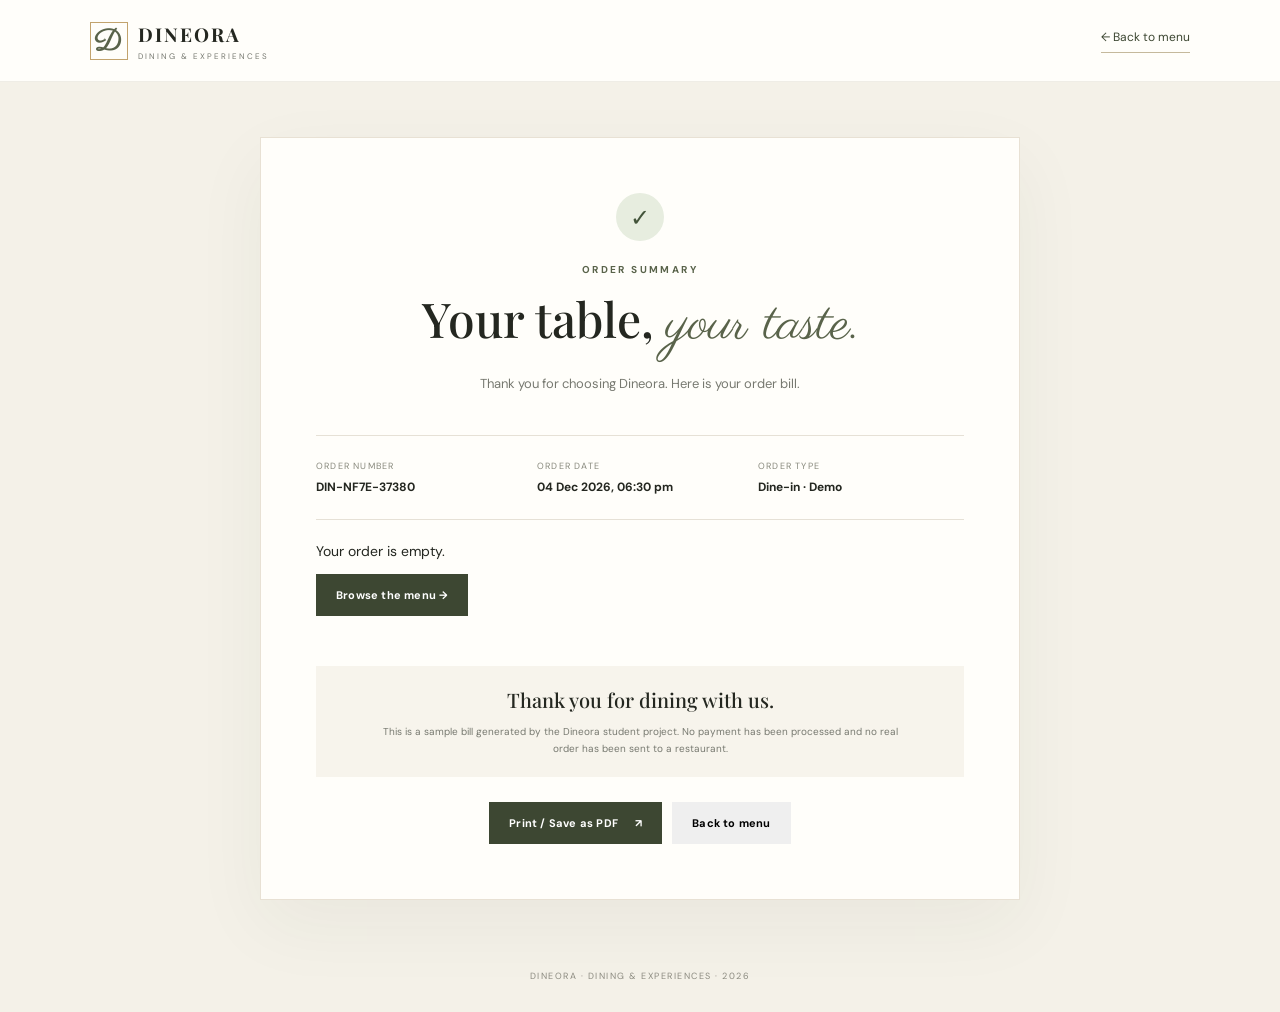
<file: bill.html>
<!DOCTYPE html>
<html lang="en">
<head>
  <meta charset="UTF-8">
  <meta name="viewport" content="width=device-width, initial-scale=1.0">
  <title>Your Order Bill | Dineora</title>
  <link rel="preconnect" href="https://fonts.googleapis.com">
  <link rel="preconnect" href="https://fonts.gstatic.com" crossorigin>
  <link href="https://fonts.googleapis.com/css2?family=DM+Sans:wght@400;500;600;700&family=Playfair+Display:ital,wght@0,500;0,600;0,700;1,500&family=Parisienne&display=swap" rel="stylesheet">
  <link rel="stylesheet" href="style.css">
  <link rel="stylesheet" href="bill.css">
</head>
<body class="bill-page">
  <header class="header bill-header">
    <a class="brand" href="index.html"><span class="brand-icon">D</span><span>DINEORA<small>DINING & EXPERIENCES</small></span></a>
    <a class="under-link dark-link" href="index.html#menu">← Back to menu</a>
  </header>
  <main class="bill-main">
    <section class="bill-card">
      <div class="bill-top"><div class="bill-check">✓</div><span class="eyebrow">ORDER SUMMARY</span><h1>Your table, <em>your taste.</em></h1><p class="bill-lead">Thank you for choosing Dineora. Here is your order bill.</p></div>
      <div class="bill-meta"><div><span>ORDER NUMBER</span><strong id="order-number">DIN-000000</strong></div><div><span>ORDER DATE</span><strong id="order-date">—</strong></div><div><span>ORDER TYPE</span><strong>Dine-in · Demo</strong></div></div>
      <div id="bill-items" class="bill-items"></div>
      <p class="bill-edit-note" id="bill-edit-note">You can adjust quantities or remove a dish before printing this sample bill.</p>
      <div class="bill-totals"><div><span>Subtotal</span><strong id="subtotal">₹0.00</strong></div><div><span>Service charge (5%)</span><strong id="service-charge">₹0.00</strong></div><div><span>GST (5%)</span><strong id="tax">₹0.00</strong></div><div class="bill-grand"><span>Total amount</span><strong id="grand-total">₹0.00</strong></div></div>
      <div class="bill-note"><strong>Thank you for dining with us.</strong><p>This is a sample bill generated by the Dineora student project. No payment has been processed and no real order has been sent to a restaurant.</p></div>
      <div class="bill-actions"><button class="button button-dark" id="print-bill">Print / Save as PDF <span>↗</span></button><button class="button button-outline" id="new-order">Back to menu</button></div>
    </section>
  </main>
  <footer class="bill-footer">DINEORA · DINING & EXPERIENCES · <span id="bill-year"></span></footer>
  <script src="bill.js"></script>
</body>
</html>
</file>
<file: style.css>
@import url('https://fonts.googleapis.com/css2?family=DM+Sans:wght@400;500;600;700&family=Playfair+Display:ital,wght@0,500;0,600;0,700;1,500;1,600&family=Parisienne&display=swap');
:root{--ink:#242720;--muted:#777970;--cream:#f7f4ec;--paper:#fffefa;--olive:#59634a;--olive-dark:#3d4732;--gold:#c2a36d;--line:#e6e1d6;--serif:'Playfair Display',Georgia,serif;--sans:'DM Sans',Arial,sans-serif;--script:'Parisienne',cursive}
*{box-sizing:border-box}html{scroll-behavior:smooth;scroll-padding-top:90px}body{margin:0;background:var(--paper);color:var(--ink);font-family:var(--sans);font-size:14px}a{color:inherit;text-decoration:none}button,input,select,textarea{font:inherit}button{cursor:pointer}.announcement{text-align:center;padding:10px 15px;background:#414a37;color:#f8f4e9;font-size:11px;letter-spacing:.3px}.announcement strong{color:#e8c98e}.header{height:82px;padding:0 7%;display:flex;align-items:center;justify-content:space-between;gap:25px;background:var(--paper);position:sticky;top:0;z-index:20;border-bottom:1px solid #efede6}.brand{display:flex;align-items:center;gap:10px;font-family:var(--serif);font-size:19px;font-weight:700;letter-spacing:2px}.brand-icon{display:grid;place-items:center;width:38px;height:38px;border:1px solid var(--gold);color:var(--olive);font-family:var(--script);font-size:28px}.brand small{display:block;font:8px var(--sans);letter-spacing:2px;color:var(--muted);margin-top:4px}nav{display:flex;gap:28px;font-size:12px;color:#5c5d54}nav a{transition:color .2s}nav a:hover{color:var(--gold)}.button{border:0;display:inline-flex;align-items:center;justify-content:center;gap:17px;padding:14px 20px;font-size:11px;font-weight:700;letter-spacing:.2px;transition:background .25s,transform .25s,box-shadow .25s}.button:hover{transform:translateY(-3px);box-shadow:0 10px 24px #252d201c}.button-dark{background:var(--olive-dark);color:#fff}.button-dark:hover{background:#252d20}.button-cream{background:var(--cream);color:var(--ink)}.button-cream:hover{background:#e9dfc8}.menu-toggle{display:none;border:1px solid var(--line);background:white;padding:8px 10px}
.hero{position:relative;min-height:650px;background:#45483a url('https://images.unsplash.com/photo-1414235077428-338989a2e8c0?auto=format&fit=crop&w=2000&q=90') center 55%/cover no-repeat;color:#fff;display:flex;align-items:center;padding:75px 10%;overflow:hidden;transition:background-image .6s}.hero-shade{position:absolute;inset:0;background:linear-gradient(90deg,rgba(24,29,22,.84) 0%,rgba(24,29,22,.56) 48%,rgba(24,29,22,.12) 100%)}.hero-content{position:relative;max-width:600px;z-index:1;animation:fade-up .8s ease both}.eyebrow{font-size:10px;font-weight:700;letter-spacing:2.4px;color:var(--olive);display:inline-block}.eyebrow.light{color:#e4d2a9}.hero h1,.section-title h2,.intro h2,.experience h2,.reservation h2,.reviews-section h2,.script-heading{font-family:var(--serif);font-weight:500;letter-spacing:-1.4px;line-height:1.12}.hero h1{font-size:clamp(48px,6vw,78px);margin:22px 0}.hero h1 em,.section-title h2 em,.intro h2 em,.experience h2 em,.reservation h2 em,.reviews-section h2 em{font-family:var(--script);font-style:normal;font-size:1.16em;letter-spacing:0;font-weight:400}.hero h1 em{color:#e8d1a0}.hero-content>p{font-size:14px;line-height:1.9;color:#eeede6;max-width:440px}.hero-actions{display:flex;align-items:center;gap:25px;margin-top:30px}.under-link{font-size:12px;border-bottom:1px solid #c5b99c;padding-bottom:7px}.hero-meta{display:flex;gap:24px;margin-top:62px;color:#d4d0c4;font-size:9px;letter-spacing:1px}.slide-controls{position:absolute;right:9%;bottom:82px;z-index:2;display:flex;align-items:center;gap:15px}.slide-controls button,.review-bottom button{width:38px;height:38px;background:transparent;border:1px solid #ffffff80;color:white;transition:.25s}.slide-controls button:hover{background:white;color:#222}.slide-controls span{font-size:10px;letter-spacing:1px}.hero-caption{position:absolute;right:7%;bottom:25px;left:7%;display:flex;justify-content:space-between;border-top:1px solid #ffffff5c;padding-top:13px;font-size:10px;color:#e8e3d8;letter-spacing:.6px}
.section-wrap{padding-left:9%;padding-right:9%}.intro{padding-top:95px;padding-bottom:95px;display:grid;grid-template-columns:.25fr 1fr 1fr;align-items:center;gap:35px}.intro-mark{font:italic 62px var(--serif);color:var(--gold)}.intro h2,.reservation h2{font-size:clamp(38px,4vw,54px);margin:17px 0 0}.intro h2 em,.reservation h2 em{color:var(--olive)}.intro>p{max-width:390px;font-size:13px;line-height:2;color:var(--muted);justify-self:end}
.menu-section{padding-top:82px;padding-bottom:90px;background:var(--cream)}.section-title{display:flex;justify-content:space-between;align-items:end;gap:30px}.section-title h2,.reviews-section h2{font-size:clamp(36px,4vw,52px);margin:15px 0 0}.section-title h2 em,.reviews-section h2 em{color:var(--olive)}.section-title>p{font-size:12px;line-height:1.9;color:var(--muted);max-width:320px;margin-bottom:4px}.menu-tools{display:flex;justify-content:space-between;align-items:center;gap:20px;margin:38px 0 25px}.filters{display:flex;flex-wrap:wrap;gap:8px}.filter{padding:10px 14px;border:1px solid #ded9cd;background:transparent;color:#64665b;font-size:11px;transition:.2s}.filter.active,.filter:hover{background:var(--olive-dark);border-color:var(--olive-dark);color:white}.search-box{display:flex;align-items:center;gap:8px;background:#fff;border:1px solid #e2ddd2;padding:0 12px;min-width:210px}.search-box span{font-size:22px;color:var(--olive)}.search-box input{width:165px;padding:12px 0;border:0;outline:0;background:transparent;font-size:11px}.menu-grid{display:grid;grid-template-columns:repeat(3,1fr);gap:22px}.dish-card{background:#fff;border:1px solid #ece7dc;position:relative;transition:transform .3s,box-shadow .3s;animation:fade-up .45s ease both}.dish-card:hover{transform:translateY(-7px);box-shadow:0 20px 40px #29291e12}.dish-image{height:215px;position:relative;overflow:hidden;background:#e7e1d5}.dish-image img{width:100%;height:100%;object-fit:cover;transition:transform .7s}.dish-card:hover img{transform:scale(1.08)}.dish-label{position:absolute;left:13px;top:13px;background:#fffefa;padding:7px 9px;font-size:9px;letter-spacing:.7px}.dish-content{padding:20px}.dish-title-row{display:flex;align-items:start;justify-content:space-between;gap:10px}.dish-title-row h3{font:500 20px var(--serif);margin:0}.dish-price{font-size:13px;font-weight:700;color:var(--olive-dark);white-space:nowrap}.dish-content p{min-height:42px;font-size:12px;line-height:1.7;color:var(--muted);margin:12px 0 17px}.dish-bottom{display:flex;align-items:center;justify-content:space-between;gap:10px}.dish-category{font-size:9px;text-transform:uppercase;letter-spacing:1px;color:#8b8b7d}.add-cart{background:transparent;border:1px solid #cfcbbf;color:var(--olive-dark);padding:10px 12px;font-size:10px;transition:.25s}.add-cart:hover{background:var(--olive-dark);color:#fff}.menu-note{font-size:10px;color:#8b887e;margin:22px 0 0}.empty-menu{grid-column:1/-1;text-align:center;padding:40px;color:var(--muted)}
.experience{display:grid;grid-template-columns:1fr 1fr;background:#333d2f;color:#fff}.experience-photo{min-height:610px;background:url('https://images.unsplash.com/photo-1517248135467-4c7edcad34c4?auto=format&fit=crop&w=1100&q=85') center/cover;transition:transform .7s}.experience-copy{padding:75px 12% 70px 10%;align-self:center}.experience h2{font-size:clamp(42px,4.5vw,60px);margin:18px 0}.experience h2 em{color:#e8d1a0}.experience-copy>p{font-size:13px;line-height:1.9;color:#d0d3c9;max-width:370px}.occasion-list{margin:30px 0}.occasion-list a{width:100%;display:flex;align-items:center;text-align:left;gap:16px;padding:17px 0;border-bottom:1px solid #ffffff30;color:white;transition:padding .2s}.occasion-list a:hover{padding-left:8px}.occasion-list a>span:first-child{font-size:10px;color:#cdb989}.occasion-list a>span:nth-child(2){display:grid;gap:5px;flex:1}.occasion-list strong{font:500 18px var(--serif)}.occasion-list small{font-size:10px;color:#c3c7bc}.occasion-list b{font-weight:400;color:#d9c08f}.experience-copy>.button{margin-top:2px}
.reservation{padding-top:105px;padding-bottom:105px;display:grid;grid-template-columns:.7fr 1.3fr;gap:10%;align-items:start}.reservation-intro{padding-top:25px}.reservation-intro>p{font-size:13px;line-height:1.9;color:var(--muted);max-width:340px;margin:20px 0 30px}.reservation-detail{display:flex;gap:13px;align-items:center;margin:18px 0}.reservation-detail>span{display:grid;place-items:center;width:38px;height:38px;border:1px solid var(--line);color:var(--olive);font-size:17px}.reservation-detail div{display:grid;gap:5px}.reservation-detail strong{font-size:11px}.reservation-detail small{font-size:10px;color:var(--muted)}.booking-form{border:1px solid var(--line);padding:35px;background:#fff;box-shadow:0 15px 45px #252d2008}.form-heading{margin-bottom:25px}.form-heading h3{font:500 32px var(--serif);margin:10px 0}.form-heading p{font-size:11px;color:var(--muted);margin:0}.form-grid{display:grid;grid-template-columns:1fr 1fr;gap:18px 15px}.form-grid label{display:grid;gap:8px;font-size:11px;font-weight:600;color:#4c4e44}.form-grid input,.form-grid select{width:100%;min-width:0;border:1px solid #e5e0d6;background:#fffefa;padding:13px 11px;color:#4a4b42;border-radius:0;outline:none;font-size:11px}.form-grid input:focus,.form-grid select:focus{border-color:#7c866c;box-shadow:0 0 0 3px #59634a15}.full-button{width:100%;margin-top:24px}.privacy-note{font-size:10px;text-align:center;color:#8d8a81;margin:12px 0 0}
.gallery-section{padding-top:85px;padding-bottom:95px;background:var(--cream)}.gallery-grid{display:grid;grid-template-columns:1.25fr 1fr 1fr;grid-template-rows:210px 210px;gap:14px;margin-top:38px}.gallery-grid img{width:100%;height:100%;object-fit:cover;transition:transform .45s,filter .45s}.gallery-grid img:hover{transform:scale(1.025);filter:saturate(1.08)}.gallery-grid img:first-child{grid-row:span 2}.gallery-grid img:last-child{grid-column:2/4}
.reviews-section{padding:95px 0;text-align:center}.review-card{max-width:700px;margin:38px auto 0;padding:35px 45px;background:#f8f6f0;text-align:left}.stars{letter-spacing:4px;color:#b89a62;font-size:13px}.review-card blockquote{font:italic 23px/1.7 var(--serif);margin:18px 0 24px}.review-bottom{display:flex;justify-content:space-between;align-items:center}.review-bottom strong{font-size:11px}.review-bottom div{display:flex;gap:7px}.review-bottom button{color:var(--ink);border-color:#d7d1c5}.review-bottom button:hover{background:var(--olive-dark);color:#fff}
.footer{padding:38px 7%;display:flex;align-items:center;justify-content:space-between;gap:20px;flex-wrap:wrap;border-top:1px solid #efede6}.brand-footer{font-size:16px}.footer>p,.footer>small{font-size:10px;color:var(--muted)}.footer>div{display:flex;gap:20px;font-size:11px;color:#5c5d54}
.cart-dock{position:fixed;z-index:30;bottom:20px;left:50%;transform:translate(-50%,140%);width:min(560px,calc(100% - 28px));padding:13px 15px 13px 18px;background:#30392b;color:#fff;display:flex;align-items:center;justify-content:space-between;gap:15px;box-shadow:0 16px 45px #1118;transition:transform .45s cubic-bezier(.2,.8,.2,1);border:1px solid #ffffff20}.cart-dock.visible{transform:translate(-50%,0)}.cart-dock>div{display:flex;align-items:center;gap:12px}.cart-dock>div>span:last-child{display:grid;gap:4px}.cart-dock strong{font-size:12px}.cart-dock small{font-size:11px;color:#d6d9cf}.cart-count{display:grid;place-items:center;width:34px;height:34px;background:#e8d1a0;color:#293123;border-radius:50%;font-weight:700}.toast{position:fixed;bottom:100px;left:50%;transform:translate(-50%,20px);background:#283123;color:#fff;padding:14px 20px;font-size:12px;opacity:0;pointer-events:none;transition:.25s;z-index:50;max-width:90%;text-align:center;box-shadow:0 10px 30px #1112}.toast.show{opacity:1;transform:translate(-50%,0)}
.reveal{opacity:0;transform:translateY(22px);transition:opacity .7s ease,transform .7s ease}.reveal.in-view{opacity:1;transform:translateY(0)}@keyframes fade-up{from{opacity:0;transform:translateY(16px)}to{opacity:1;transform:translateY(0)}}@keyframes soft-zoom{from{transform:scale(1.06)}to{transform:scale(1)}}@media(prefers-reduced-motion:reduce){*,*::before,*::after{scroll-behavior:auto!important;animation-duration:.01ms!important;transition-duration:.01ms!important}}
@media(max-width:1000px){.header{padding:0 4%;gap:14px}nav{gap:15px}.header-book{padding:12px}.hero{padding-left:7%}.section-wrap{padding-left:6%;padding-right:6%}.menu-grid{grid-template-columns:repeat(2,1fr)}.experience-copy{padding:55px 8%}.reservation{gap:5%}.booking-form{padding:25px}.intro{grid-template-columns:.2fr 1fr 1fr;gap:20px}}
@media(max-width:720px){.header{height:72px}.menu-toggle{display:block;margin-left:auto}nav{display:none;position:absolute;top:72px;left:0;right:0;background:var(--paper);padding:22px 7%;border-bottom:1px solid var(--line);flex-direction:column;gap:18px}nav.open{display:flex}.header-book{display:none}.brand{font-size:16px}.hero{min-height:620px;padding:65px 7%}.hero h1{font-size:clamp(43px,12vw,64px)}.hero-meta{flex-direction:column;gap:9px;margin-top:38px}.slide-controls{bottom:82px;right:7%}.hero-caption{left:7%;right:7%}.intro{grid-template-columns:50px 1fr;padding-top:65px;padding-bottom:65px;gap:20px}.intro>p{grid-column:2;justify-self:start;margin:0}.section-title{align-items:start;flex-direction:column;gap:10px}.menu-tools{align-items:stretch;flex-direction:column}.search-box{width:100%}.search-box input{width:100%}.menu-grid{grid-template-columns:1fr}.dish-image{height:240px}.experience{grid-template-columns:1fr}.experience-photo{min-height:320px}.experience-copy{padding:55px 7%}.reservation{grid-template-columns:1fr;padding-top:70px;padding-bottom:70px;gap:30px}.booking-form{padding:22px}.form-grid{grid-template-columns:1fr}.gallery-grid{grid-template-columns:1fr 1fr;grid-template-rows:180px 180px 180px}.gallery-grid img:first-child{grid-row:span 2}.gallery-grid img:last-child{grid-column:auto}.review-card{padding:25px;margin-top:25px}.review-card blockquote{font-size:20px}.newsletter{align-items:stretch;flex-direction:column}.footer{align-items:flex-start;flex-direction:column}.cart-dock{bottom:10px}.cart-dock .button{padding:12px}.cart-dock strong{font-size:11px}}


/* Additional sections and controls — visual language matches the existing Dineora theme */
.chef-section{display:grid;grid-template-columns:1fr 1fr;gap:9%;align-items:center;padding-top:100px;padding-bottom:100px}
.chef-photo-wrap{position:relative;min-height:460px;background:#e6e1d6;overflow:hidden}
.chef-photo-wrap>img{position:absolute;width:100%;height:100%;object-fit:cover;inset:0;transition:transform .8s}
.chef-photo-wrap:hover>img{transform:scale(1.04)}
.chef-stamp{position:absolute;right:20px;bottom:20px;width:88px;height:88px;border-radius:50%;display:flex;flex-direction:column;align-items:center;justify-content:center;background:var(--cream);color:var(--olive);font-size:8px;letter-spacing:1.5px;box-shadow:0 8px 24px #0002}
.chef-stamp strong{font-size:22px;line-height:1.3;color:#b78b68}
.chef-copy h2,.faq-intro h2,.perks-inner h2{font:500 clamp(38px,4vw,53px)/1.15 var(--serif);letter-spacing:-1px;margin:16px 0}
.chef-copy h2 em,.faq-intro h2 em{font:400 1.14em var(--script);color:var(--olive)}
.chef-copy p,.faq-intro p{font-size:12px;line-height:2;color:var(--muted);max-width:470px}
.chef-signature{margin-top:27px;font:italic 12px var(--serif);color:var(--muted)}
.chef-signature span{font:400 30px var(--script);color:var(--olive);display:block;margin-top:4px}
.events-section{padding-top:85px;padding-bottom:95px;background:#fff}
.event-grid{display:grid;grid-template-columns:repeat(3,1fr);gap:22px;margin-top:38px}
.event-card{border:1px solid var(--line);background:#fff;overflow:hidden;transition:transform .3s,box-shadow .3s}
.event-card:hover{transform:translateY(-6px);box-shadow:0 20px 40px #252d2012}
.event-card>img{width:100%;height:220px;object-fit:cover;display:block;transition:transform .6s}
.event-card:hover>img{transform:scale(1.035)}
.event-card-copy{padding:23px}
.event-card h3{font:500 23px var(--serif);margin:12px 0}
.event-card p{font-size:12px;line-height:1.8;color:var(--muted);min-height:64px}
.text-action{border:0;border-bottom:1px solid #cfc8b8;background:none;padding:0 0 7px;color:var(--olive-dark);font-size:11px;font-weight:700}
.text-action span{margin-left:8px}
.event-note{font-size:10px;color:#8b887e;margin-top:20px}
.perks-section{background:#3b4532;color:white;padding:75px 0}
.perks-inner{display:grid;grid-template-columns:1fr 1fr;align-items:center;gap:8%}
.perks-inner h2{color:white}.perks-inner h2 em{font:400 1.14em var(--script);color:#e8d1a0}
.perks-inner>div>p{font-size:12px;line-height:1.9;color:#d6d9d0;max-width:430px}
.newsletter-form{background:#ffffff0c;border:1px solid #ffffff35;padding:25px}
.newsletter-form label{display:block;font-size:11px;margin-bottom:10px}
.newsletter-form>div{display:flex;gap:8px}
.newsletter-form input{min-width:0;flex:1;border:1px solid #ffffff4d;background:#fff;color:var(--ink);padding:13px;font-size:11px;outline:none}
.newsletter-form small{display:block;color:#d4d6ce;font-size:9px;line-height:1.6;margin-top:12px}
.faq-section{display:grid;grid-template-columns:.7fr 1.3fr;gap:9%;padding-top:100px;padding-bottom:100px}
.faq-intro h2{font-size:48px}
.faq-list details{border-bottom:1px solid var(--line)}
.faq-list details:first-child{border-top:1px solid var(--line)}
.faq-list summary{display:flex;align-items:center;justify-content:space-between;gap:20px;list-style:none;cursor:pointer;padding:20px 0;font:500 17px var(--serif)}
.faq-list summary::-webkit-details-marker{display:none}
.faq-list summary span{font:400 20px var(--sans);color:var(--olive);transition:transform .2s}
.faq-list details[open] summary span{transform:rotate(45deg)}
.faq-list details p{font-size:12px;line-height:1.9;color:var(--muted);margin:0;padding:0 30px 20px 0;animation:fade-up .25s ease}
.back-to-top{position:fixed;z-index:25;right:22px;bottom:25px;width:42px;height:42px;border:1px solid #ffffff50;background:var(--olive-dark);color:#fff;font-size:20px;opacity:0;pointer-events:none;transform:translateY(10px);transition:.25s;box-shadow:0 8px 20px #0002}
.back-to-top.visible{opacity:1;pointer-events:auto;transform:translateY(0)}
@media(max-width:800px){.chef-section{grid-template-columns:1fr;gap:30px;padding-top:70px;padding-bottom:70px}.chef-photo-wrap{min-height:350px}.event-grid{grid-template-columns:1fr 1fr}.perks-inner{grid-template-columns:1fr;gap:25px}.faq-section{grid-template-columns:1fr;gap:20px;padding-top:70px;padding-bottom:70px}}
@media(max-width:560px){.event-grid{grid-template-columns:1fr}.event-card>img{height:210px}.event-card p{min-height:0}.newsletter-form{padding:18px}.newsletter-form>div{flex-direction:column}.newsletter-form .button{width:100%}.faq-list summary{font-size:15px}.back-to-top{right:12px;bottom:84px}.chef-photo-wrap{min-height:300px}}
@media print{.back-to-top{display:none!important}}
</file>
<file: bill.css>
body.bill-page{min-height:100vh;background:#f4f1e8}.bill-header{position:relative}.dark-link{color:var(--olive-dark);font-size:12px}.bill-main{padding:55px 18px 70px;display:flex;justify-content:center}.bill-card{width:min(760px,100%);background:#fffefa;border:1px solid #e8e1d4;box-shadow:0 25px 70px #2e35250d;padding:clamp(24px,5vw,55px);animation:fade-up .55s ease both}.bill-top{text-align:center;padding-bottom:30px;border-bottom:1px solid var(--line)}.bill-check{width:48px;height:48px;border-radius:50%;display:grid;place-items:center;background:#e7eddf;color:#43543a;font-size:24px;margin:0 auto 18px;animation:pop-in .5s .15s both}.bill-top h1{font:500 clamp(34px,6vw,48px)/1.15 var(--serif);margin:12px 0}.bill-top h1 em{font:400 1.12em var(--script);color:var(--olive)}.bill-lead{color:var(--muted);font-size:13px}.bill-meta{display:grid;grid-template-columns:repeat(3,1fr);gap:15px;padding:24px 0;border-bottom:1px solid var(--line)}.bill-meta div{display:grid;gap:7px}.bill-meta span{font-size:9px;letter-spacing:1.2px;color:#88897d}.bill-meta strong{font-size:12px}.bill-items{padding:8px 0 18px}.bill-table-head,.bill-item{display:grid;grid-template-columns:minmax(0,1fr) 60px 95px;gap:12px;align-items:center}.bill-table-head{padding:14px 0;border-bottom:1px solid var(--line);font-size:9px;letter-spacing:1px;color:#88897d;text-transform:uppercase}.bill-item{padding:17px 0;border-bottom:1px solid #efebe2;font-size:12px}.bill-item-name{font-weight:600}.bill-item small{display:block;color:var(--muted);font-size:10px;margin-top:4px}.bill-qty,.bill-price{text-align:right}.bill-totals{margin-left:auto;width:min(340px,100%);display:grid;gap:13px;padding-top:10px}.bill-totals>div{display:flex;justify-content:space-between;gap:20px;font-size:12px}.bill-totals span{color:var(--muted)}.bill-totals strong{font-weight:600}.bill-totals .bill-grand{padding-top:17px;margin-top:4px;border-top:1px solid var(--line);font-size:17px}.bill-grand span,.bill-grand strong{color:var(--olive-dark);font-weight:700}.bill-note{margin-top:32px;padding:20px;background:var(--cream);text-align:center}.bill-note strong{font:500 20px var(--serif)}.bill-note p{font-size:10px;line-height:1.7;color:var(--muted);max-width:520px;margin:10px auto 0}.bill-actions{display:flex;justify-content:center;gap:10px;flex-wrap:wrap;margin-top:25px}.bill-footer{text-align:center;padding:0 15px 30px;color:#8c8b80;font-size:9px;letter-spacing:1.5px}@keyframes pop-in{from{opacity:0;transform:scale(.65)}to{opacity:1;transform:scale(1)}}@media(max-width:550px){.bill-main{padding:25px 12px 40px}.bill-meta{grid-template-columns:1fr 1fr}.bill-meta div:last-child{grid-column:1/-1}.bill-table-head,.bill-item{grid-template-columns:minmax(0,1fr) 38px 75px;gap:7px}.bill-item{font-size:11px}.bill-totals{width:100%}.bill-actions>*{width:100%}}@media print{body.bill-page{background:#fff}.bill-header,.bill-actions,.bill-footer{display:none!important}.bill-main{padding:0}.bill-card{width:100%;border:0;box-shadow:none;padding:10mm;animation:none}.bill-note{break-inside:avoid}.bill-top h1{font-size:30pt}.bill-check{animation:none}}

.bill-edit-note{font-size:10px;color:var(--muted);margin:0 0 10px}
.quantity-control{display:flex;align-items:center;justify-content:flex-end;gap:8px}
.quantity-control button{width:24px;height:24px;background:var(--cream);border:1px solid var(--line);color:var(--olive-dark)}
.bill-qty-value{min-width:12px;text-align:center;font-size:12px}
.remove-bill-item{display:block;border:0;background:none;color:#8a5c4c;padding:7px 0 0;font-size:9px;text-decoration:underline;cursor:pointer}
@media print{.bill-edit-note,.quantity-control button,.remove-bill-item{display:none!important}.quantity-control{display:block}.bill-qty-value{display:inline}}
</file>
